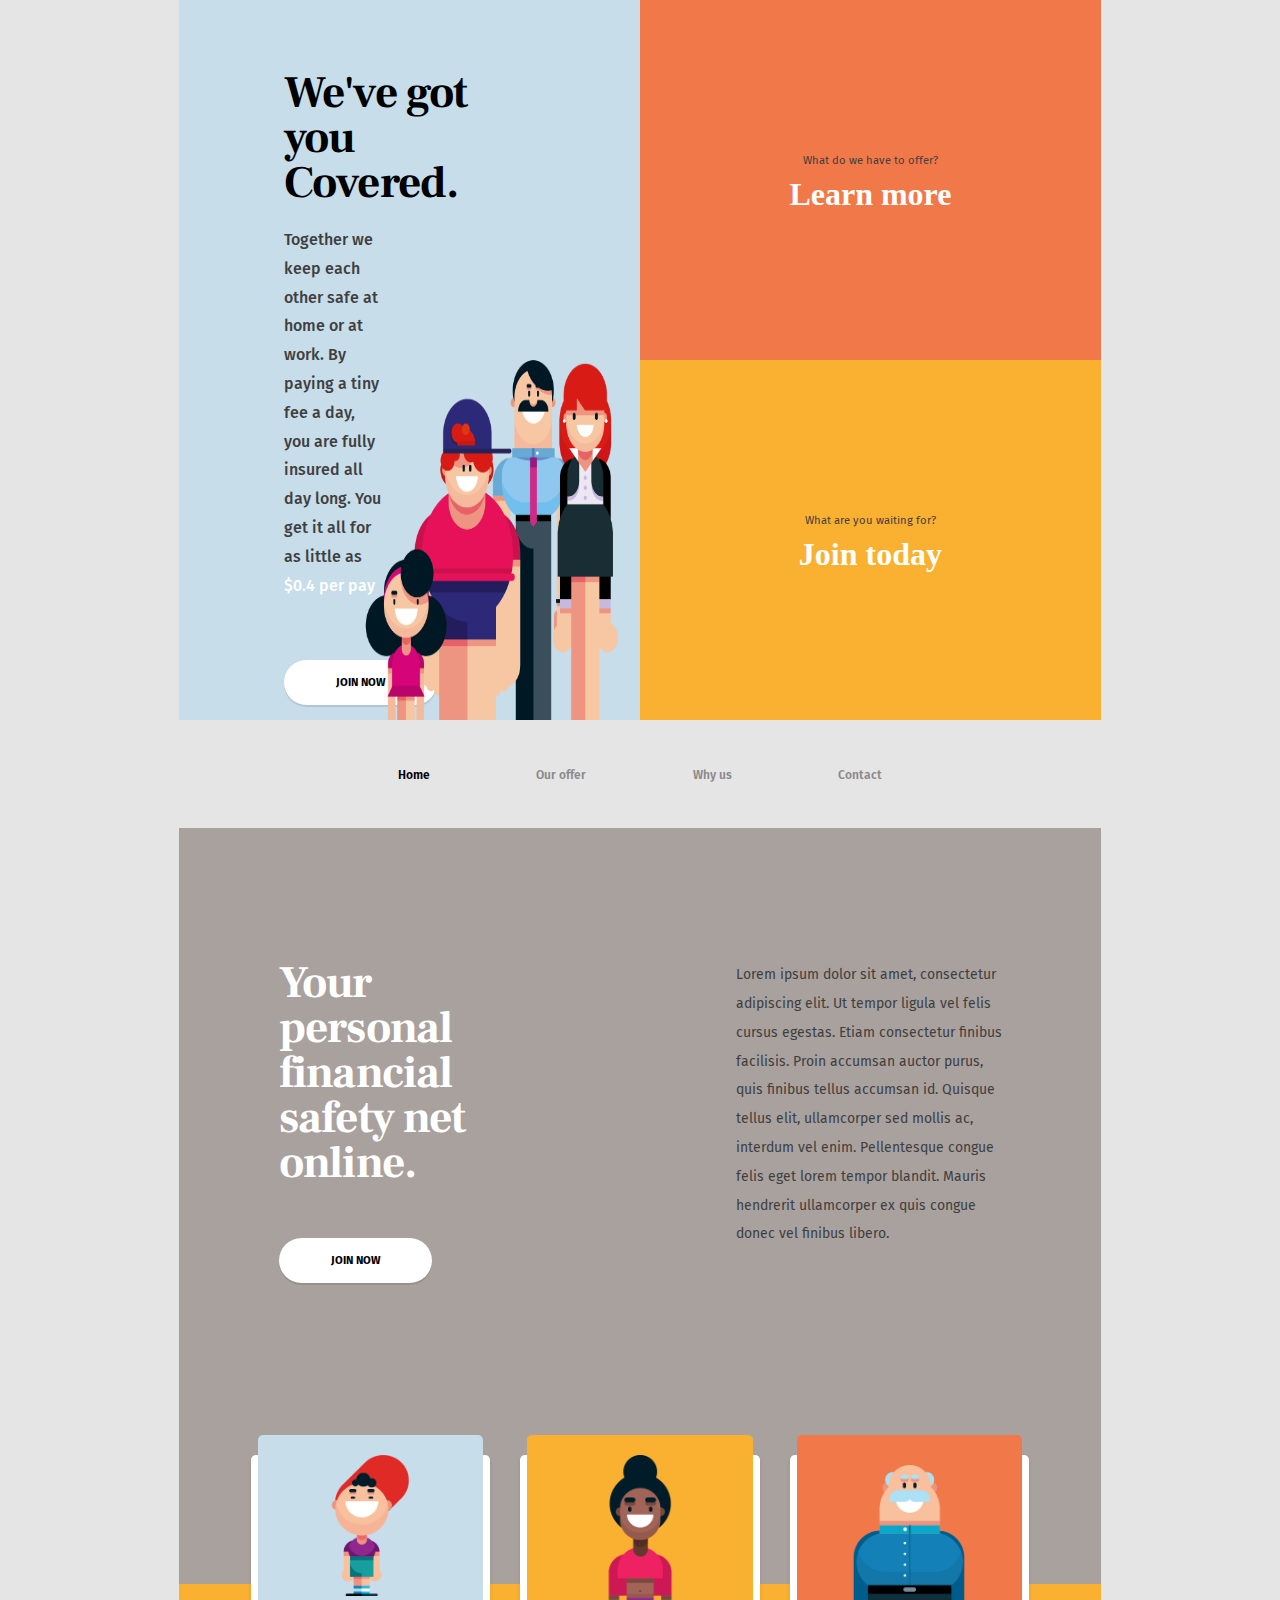
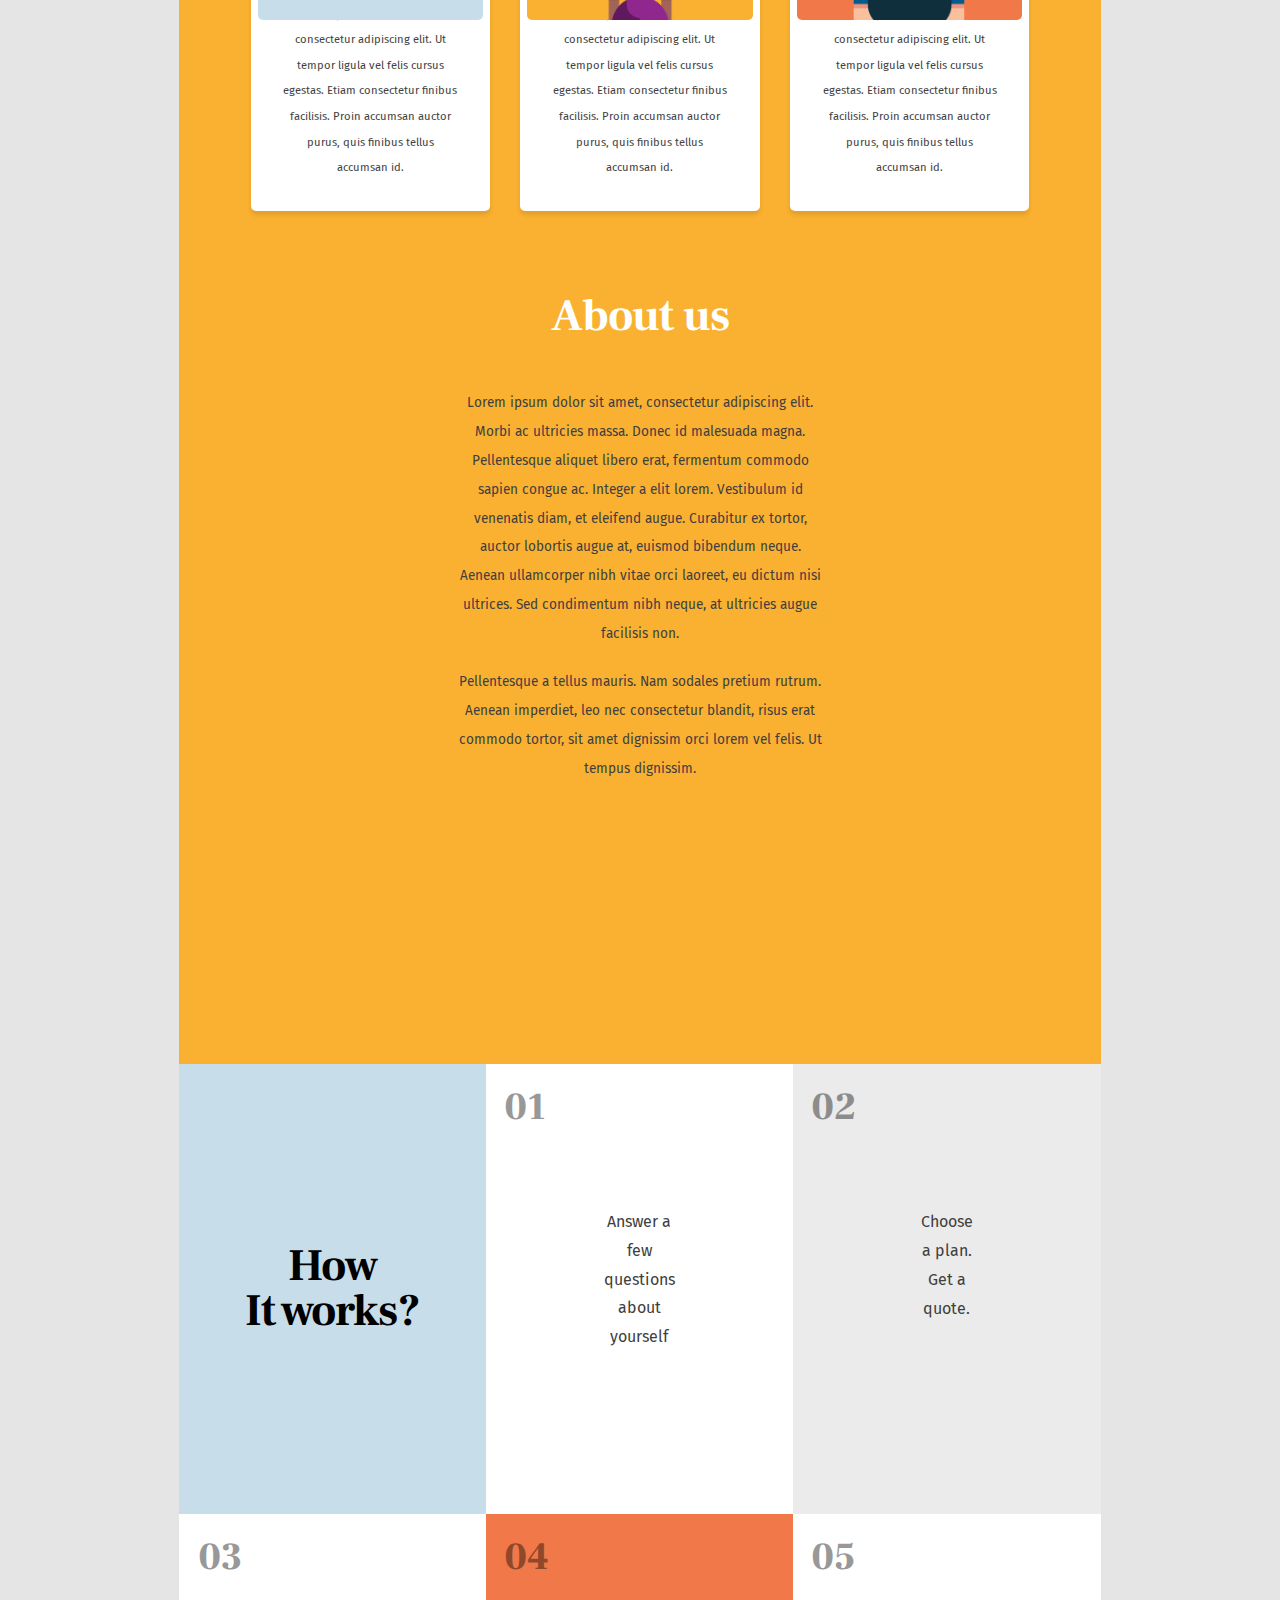
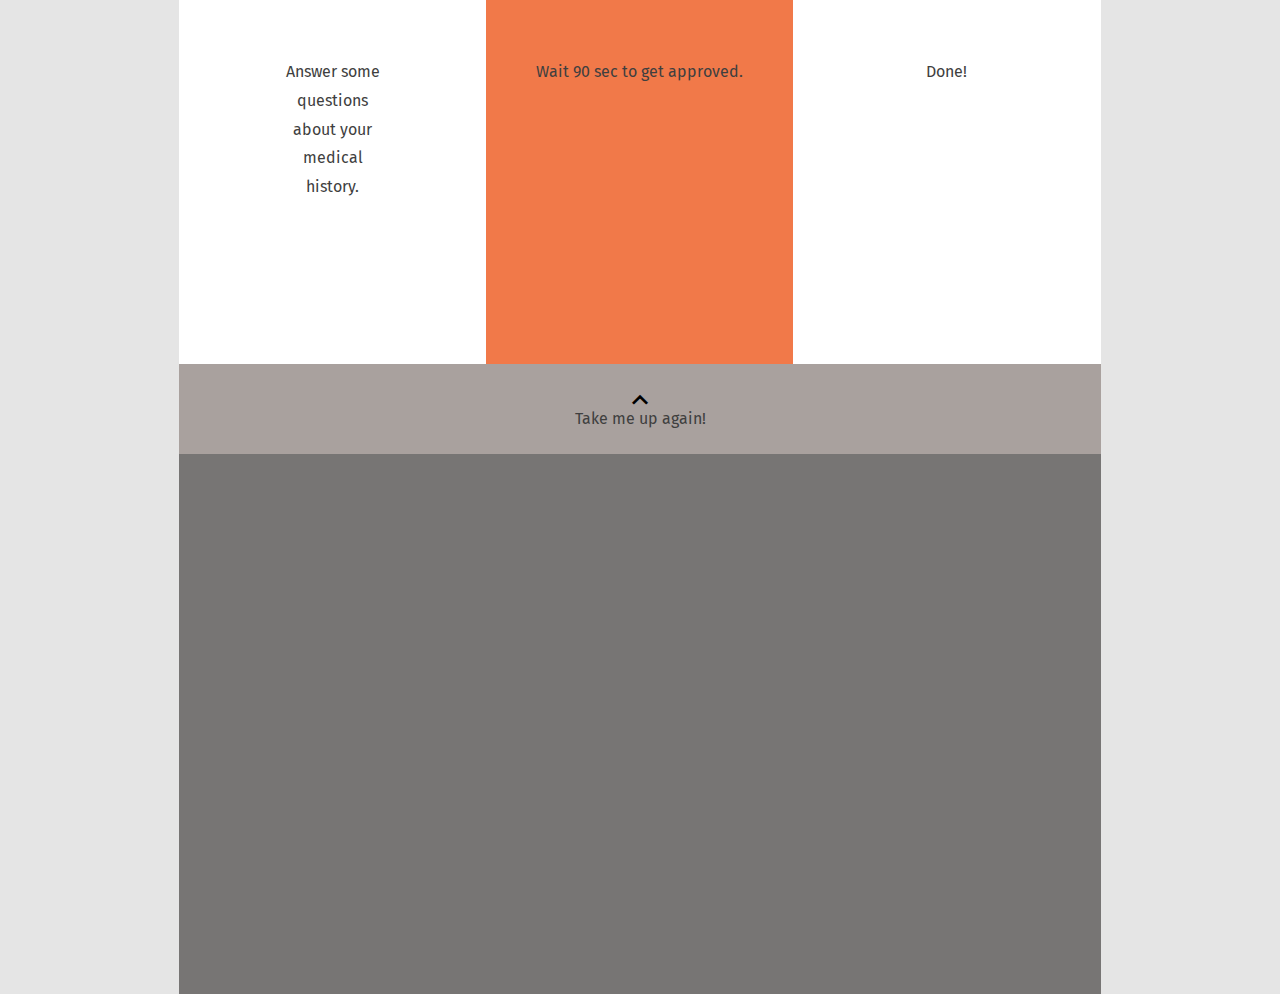
<file: index.html>
<!DOCTYPE html>
<html lang="en">

<head>
    <meta charset="UTF-8">
    <meta name="viewport" content="width=device-width, initial-scale=1.0">
    <meta http-equiv="X-UA-Compatible" content="ie=edge">
    <link rel="stylesheet" href="style.css" rel="stylesheet">
    <link href="https://fonts.googleapis.com/css?family=Fira+Sans:500|Frank+Ruhl+Libre:400,900&display=swap"
        rel="stylesheet">
    <link href="https://fonts.googleapis.com/icon?family=Material+Icons" rel="stylesheet">
    <title>Document</title>
</head>

<body>
    <div class="wrapper">
        <header>
            <section class="left" id="start">
                <h1>We've got you Covered.</h1>
                <p>Together we keep each other safe at home or at work. By paying a tiny fee a day,
                    you are fully insured all day long. You get it all for as little as <span> $0.4 per pay</span>
                </p>
                <button class="cta">join now</button>
                <img src="img/family.png" alt="family">
            </section>
            <section>
                <p class="right_txt">What do we have to offer?</p>
                <h2>Learn more</h2>
            </section>
            <section>
                <p class="right_txt">What are you waiting for?</p>
                <h2>Join today</h2>
            </section>
        </header>
        <nav>
            <ul>
                <li><a href="index.html" class="act">Home</a></li>
                <li><a href="#">Our offer </a></li>
                <li><a href="#">Why us</a></li>
                <li><a href="contact.html">Contact</a></li>
            </ul>
        </nav>
        <main>
            <section class="first">
                <aside>
                    <h1>Your personal financial safety net online.</h1>
                    <button class="cta">join now</button>
                </aside>
                <p>Lorem ipsum dolor sit amet, consectetur adipiscing elit.
                    Ut tempor ligula vel felis cursus egestas. Etiam consectetur finibus facilisis. Proin accumsan
                    auctor purus,
                    quis finibus tellus accumsan id. Quisque tellus elit, ullamcorper sed mollis ac, interdum vel
                    enim. Pellentesque congue
                    felis eget lorem tempor blandit. Mauris hendrerit ullamcorper ex quis congue donec vel finibus
                    libero.
                </p>
                <div class="fot">
                    <section class="people">
                        <div class="people_img child"><img src="img/child.png" alt="child"></div>
                        <h3>Children</h3>
                        <p>Lorem ipsum dolor sit amet, consectetur adipiscing elit. Ut tempor ligula vel felis cursus
                            egestas. Etiam consectetur finibus facilisis. Proin accumsan auctor purus, quis finibus
                            tellus accumsan id.
                        </p>
                    </section>
                    <section class="people">
                        <div class="people_img adult"><img src="img/adult.png" alt="child"></div>
                        <h3>Just right</h3>
                        <p>Lorem ipsum dolor sit amet, consectetur adipiscing elit. Ut tempor ligula vel felis cursus
                            egestas. Etiam consectetur finibus facilisis. Proin accumsan auctor purus, quis finibus
                            tellus accumsan id.
                        </p>
                    </section>
                    <section class="people">
                        <div class="people_img old"><img src="img/old.png" alt="child"></div>
                        <h3>Old fart</h3>
                        <p>Lorem ipsum dolor sit amet, consectetur adipiscing elit. Ut tempor ligula vel felis cursus
                            egestas. Etiam consectetur finibus facilisis. Proin accumsan auctor purus, quis finibus
                            tellus accumsan id.
                        </p>
                    </section>
                </div>
            </section>
            <section class="about">
                <h1>About us</h1>
                <p> Lorem ipsum dolor sit amet, consectetur adipiscing elit. Morbi ac ultricies massa. Donec id
                    malesuada magna. Pellentesque aliquet libero erat, fermentum commodo sapien congue ac. Integer a
                    elit lorem. Vestibulum id venenatis diam, et eleifend augue. Curabitur ex tortor, auctor lobortis
                    augue at, euismod bibendum neque. Aenean ullamcorper nibh vitae orci laoreet, eu dictum nisi
                    ultrices. Sed condimentum nibh neque, at ultricies augue facilisis non.
                </p>
                <p>Pellentesque a tellus mauris. Nam sodales pretium rutrum. Aenean imperdiet, leo nec consectetur
                    blandit, risus erat commodo tortor, sit amet dignissim orci lorem vel felis. Ut tempus dignissim.
                </p>
            </section>
            <section class="second">
                <div>
                    <h1>How</h1>
                    <h1> It works?</h1>
                </div>
                <div>
                    <span>01</span>
                    <p>Answer a few questions about yourself</p>
                </div>
                <div>
                    <span>02</span>
                    <p>Choose a plan. Get a quote.</p>
                </div>
                <div>
                    <span>03</span>
                    <p>Answer some questions about your medical history.</p>
                </div>
                <div>
                    <span>04</span>
                    <p>Wait 90 sec to get approved.</p>
                </div>
                <div>
                    <span>05</span>
                    <p>Done!</p>
                </div>
            </section>
        </main>
        <footer>
            <header>
                <a href="#start" style="color: #000"><i class="material-icons" style="font-size: 2rem;">keyboard_arrow_up</i></a>
                <p>Take me up again!</p>
            </header>
        </footer>
    </div>
</body>

</html>
</file>
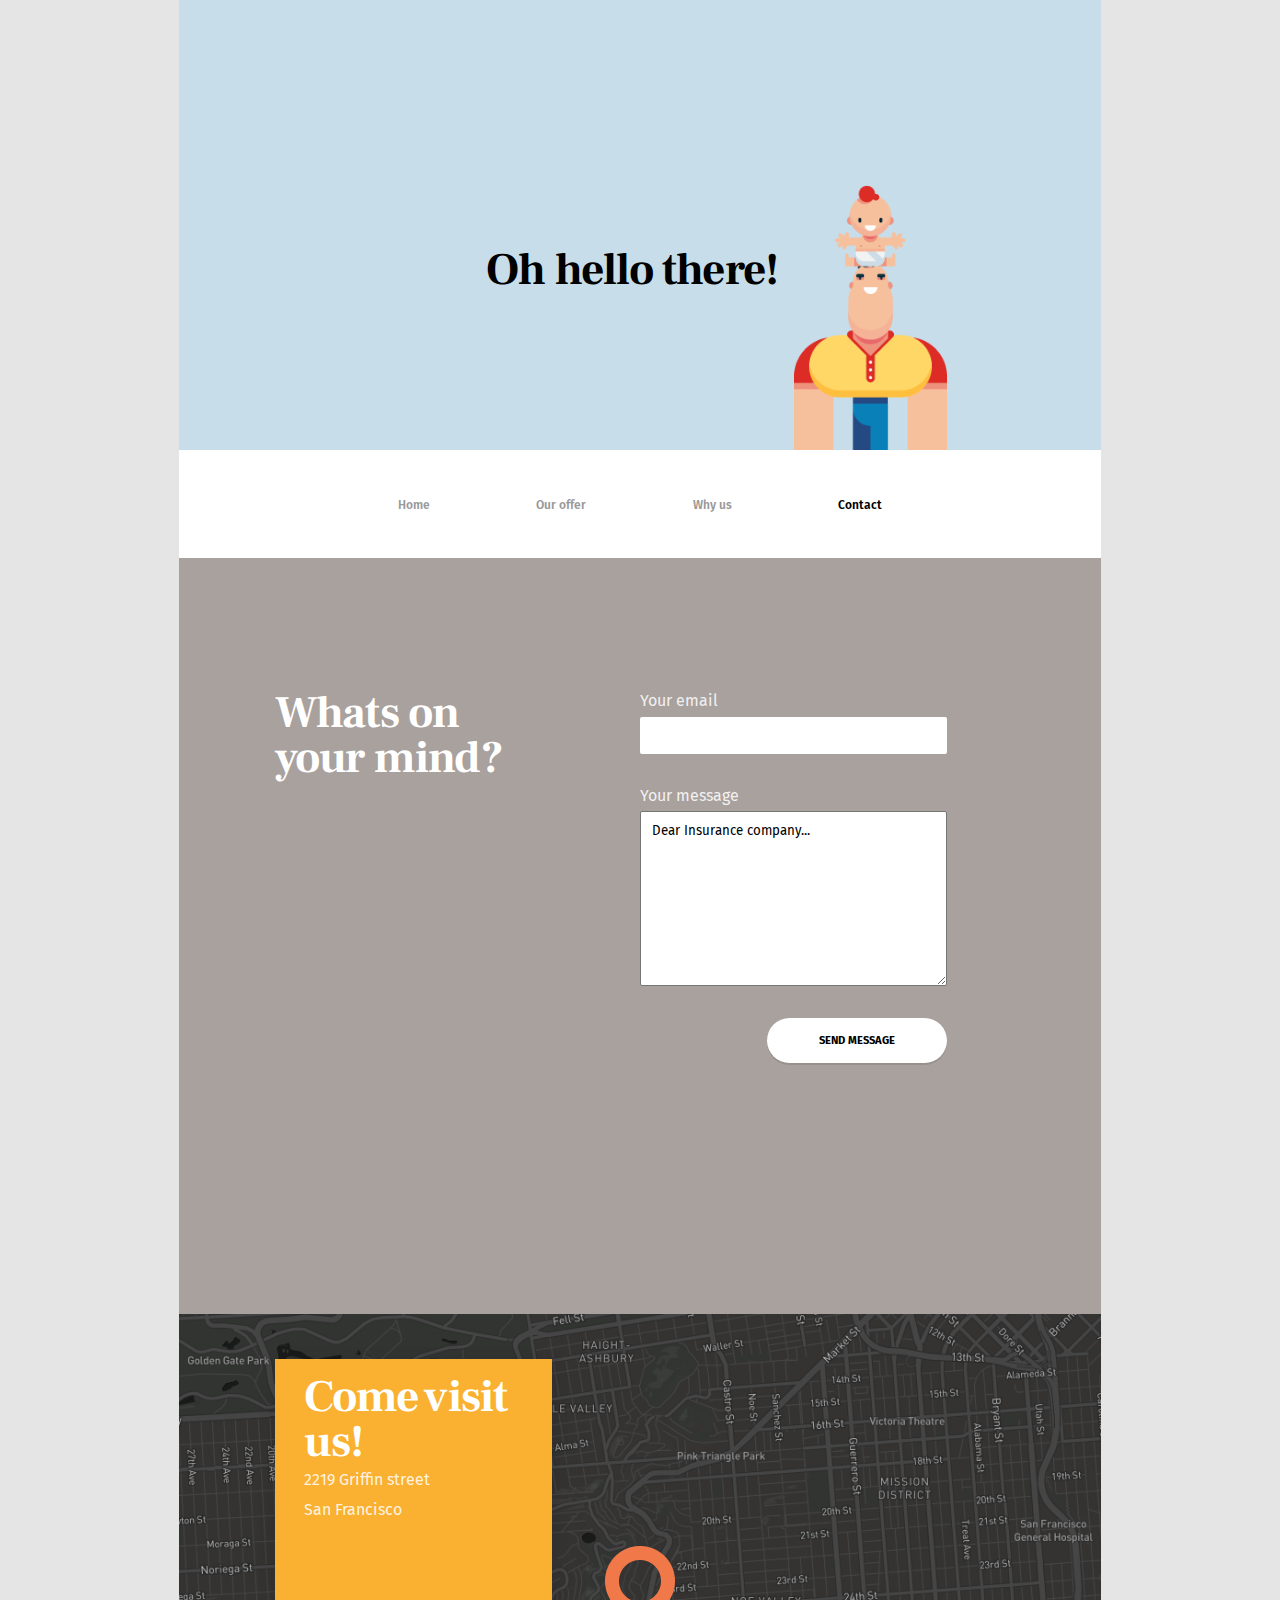
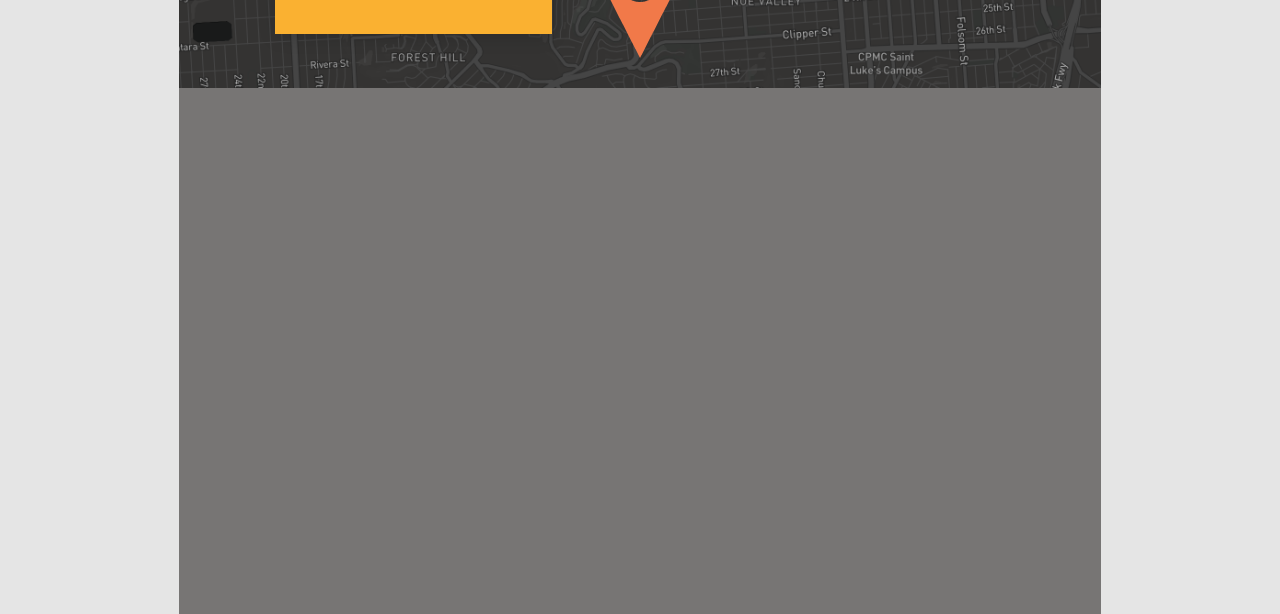
<file: contact.html>
<!DOCTYPE html>
<html lang="en">

<head>
    <meta charset="UTF-8">
    <meta name="viewport" content="width=device-width, initial-scale=1.0">
    <meta http-equiv="X-UA-Compatible" content="ie=edge">
    <link rel="stylesheet" href="style.css" rel="stylesheet">
    <link href="https://fonts.googleapis.com/css?family=Fira+Sans:500|Frank+Ruhl+Libre:400,900&display=swap"
        rel="stylesheet">
    <link href="https://fonts.googleapis.com/icon?family=Material+Icons" rel="stylesheet">
    <title>Document</title>
</head>

<body>
    <div class="wrapper contact">

        <section class="head_contact">
            <h1>Oh hello there!</h1>
            <img class="img" src="img/man-and-child.png" alt="man and child">
        </section>

        <nav>
            <ul>
                <li><a href="index.html">Home</a></li>
                <li><a href="#">Our offer </a></li>
                <li><a href="#">Why us</a></li>
                <li><a href="contact.html" class="act">Contact</a></li>
            </ul>
        </nav>

        <main>
            <section class="first">
                <h1>Whats on your mind?</h1>
                <form action="res.php">
                    <label for="email">Your email</label>
                    <input type="email" name="email">
                    <label for="message">Your message</label>
                    <textarea name="mssg" cols="30" rows="10" placeholder="Dear Insurance company..."></textarea>
                    <button type="submit" class="cta">send message</button>
                </form>
            </section>
        </main>
        <footer>
            <section>
                <h1>Come visit us!</h1>
                <p>2219 Griffin street</p>
                <p>San Francisco</p>
            </section>
            <img src="img/needle.png" alt="">
        </footer>
    </div>
</body>

</html>
</file>
<file: style.css>
* {
    margin: 0px;
    padding: 0px;
    box-sizing: border-box;
    scroll-behavior: smooth;
}


.wrapper {
    padding: 0 14%;
    BACKGROUND: #e5e5e5;
}

h1{
    font-family: Frank Ruhl Libre;
    font-style: normal;
    font-size: 2.8125rem;
    line-height: 100%;
    letter-spacing: -0.02em;
}

p {
    font-family: Fira Sans;
    font-style: normal;
    font-size: 1rem;
    line-height: 1.8rem;
    color: #3f3f3f;
}


header section:nth-child(1) {
    background: #C7DDEA;
    grid-area: 1/ 1/ span 8 / span 3;
    display: flex;
    flex-direction: column;
    align-items: center;
    justify-content: flex-start;
    padding: 4.4375rem 1.0625rem 0rem 6.5625rem;
    position: relative;
}

header section:nth-child(2) {
    background: #F17949;
    grid-row: span 4;
    grid-column: span 3;
    display: flex;
    flex-direction: column;
    justify-content: center;
    align-items: center;
}

header section:nth-child(3) {
    background: #FAB131;
    grid-row: 5/ span 4;
    grid-column: span 3;
    display: flex;
    flex-direction: column;
    justify-content: center;
    align-items: center;
}

.cta {
    padding: 1rem 3.25rem;
    font-size: .7rem;
    background: #fff;
    text-transform: uppercase;
    border: none;
    border-radius: 100px;
    box-shadow: 0px 2px 0px rgba(0, 0, 0, 0.1);
    font-family: Fira Sans;
    font-style: normal;
    font-weight: bold;
    cursor: pointer;
    transition: all .4s ease;
}

/* cta Hover Effect*/

.cta:hover {
    background: #2f2f2f;
    color: #fff;
}

/* Header*/

.wrapper > header {
    min-height: 80vh;
    display: grid;
    grid-template-columns: repeat(6, 1fr);
    grid-template-rows: repeat(8, 1fr);
}

header h1 {
    padding-right: 6.25rem;
}

.left p {
    padding-right: 15rem;
    font-weight: 500;
    margin-top: 1.25rem;
}

header .cta {
    align-self: flex-start;
    margin-top: 3.75rem;
}

header > section img {
    position: absolute;
    width: 60%;
    height: 50%;
    bottom: 0;
    right: 0px;
    padding-right: 1.25rem;
}

header > section p span {
    color: #fff;
}

h2 {
    color: #fff;
    font-size: 2rem;
}

.right_txt {
    font-size: .7rem;
}

/*Navbar*/

nav {
    height: 12vh;
    background: #e5e5e5;
    display: flex;
    justify-content: center;
}

nav > ul {
    width: 64%;
    list-style: none;
    display: flex;
    justify-content: space-around;
    align-items: center;
}

nav > ul > li a {
    text-decoration: none;
    color: #000;
    font-family: Fira sans;
    opacity: .4;
    transition: all .4s ease;
    font-size: .75rem;
    font-weight: 600;
}
nav > ul > li .act {
    opacity: 1;
}

/* Nav Links Hover Effect */

li:hover > a {
    opacity: 1;
}


/*First Section*/

.first {
    height: 84vh;
    display: grid;
    grid-template-columns: repeat(6, 1fr);
    grid-template-rows: repeat(9, 1fr);
    background: #A9A19E;
    position: relative;
    padding-top: 6%;
}

.first > aside {
    grid-column: 1/ span 3;
    grid-row: 2 / span 5;
    display: flex;
    flex-direction: column;
    align-items: flex-start;
    justify-content: flex-start;;
    padding: 0rem 6.25rem;
}

.first > aside .cta {
    margin-top: 20%;
}


.first > p {
    grid-column: 4/ span 3;
    grid-row: 2 / span 5;
    align-self: flex-start;
    padding: 0rem 6rem;
    font-size: 0.875rem;
}

.first h1 {
    color: #fff;
}

.fot {
    display: none;
    position: absolute;
    width: 100%;
    display: flex;
    margin: 0px auto;
    bottom: -30%;
    justify-content: center;
    align-items: center;
}

.fot p {
    font-size: .7rem;
    padding: 0.625rem 1.25rem 1.875rem 1.25rem;
    line-height: 1.6rem;
    text-align: center;
}

.fot h3 {
    padding-top: 1.25rem;
}


.people {
    width: 26%;
    height: 22.25rem;
    background: #fff;
    border-radius: 5px;
    box-shadow: 0px 4px 4px rgba(0, 0, 0, 0.1);
    display: flex;
    flex-direction: column;
    align-items: center;
    justify-content: flex-end;
    margin: 0rem 0.9375rem;
    padding: 0% 1.2%;
    position: relative;
}

.people_img {
    width: 94%;
    height: 52%;
    overflow: hidden;
    padding-top: 1.25rem;
    position: absolute;
    top: -1.25rem;
    border-radius: 5px;
}

.fot img {
    width: 34%;
    margin-left: 50%;
    transform: translate(-50%);
}

.people p {
    font-size: .7rem;
}

.child {
    background: #C7DDEA;
}

.adult {
    background: #FAB131; 
}

.old > img {
    width: 50%;
}

.old {
    padding-top: 1.875rem;
    background: #F17949;
}

/* About Section*/

.about {
    background: #FAB131;
    height: 120vh; 
    display: flex;
    flex-direction: column;
    justify-content: center;
    align-items: center;
    padding: 0% 30%;
    text-align: center;
}

.about h1 {
    color: #fff;
    margin: 3.125rem; 
}

.about p {
    margin-bottom: 1.25rem;
    font-size: .85rem;
}

/* Second Section*/

.second {
    height: 100vh;
    display: grid;
    grid-template-columns: repeat(3, 1fr);
    grid-template-rows: repeat(2, 1fr);
}

.second div {
    display: flex;
    align-items: center;
    flex-direction: column;
    justify-content: flex-start;
    padding: 6%;
    text-align: center;
    
}

.second div p {
    padding: 40% 22% 0% 22%;
    align-self: center;
    margin-top: 18%;

}

.second div span {
    align-self: flex-start;
    color: #000; 
    opacity: .4;
    font-size: 2.4rem;
    font-weight: 900;
    font-family: Frank Ruhl Libre;
}

.second div:nth-child(1) {
    background: #C7DDEA;
    justify-content: center;
    align-items: center;
}

.second div:nth-child(1) h1 {
    padding: 0rem 0.625rem;
}

.second div:nth-child(2) {
    background: #fff;
}

.second div:nth-child(2) p {
    padding: 10% 6rem;
}

.second div:nth-child(3) {
    background: #ebebeb;   
}

.second div:nth-child(3) p {
    padding: 10% 8rem;
}

.second div:nth-child(4) {
    background: #fff;
}

.second div:nth-child(4) p {
    padding: 10% 5rem;
}

.second div:nth-child(5) {
    background: #F17949;   
}

.second div:nth-child(5) p {
    padding: 10% 0.625rem;
}

.second div:nth-child(6) p {
    padding: 10% 0rem;
}

.second div:nth-child(6) {
    background: #fff;
}

/*Footer*/

footer {
    height: 70vh;
    background: #777574;
}

footer > header {
    min-height: 10vh;
    background: #A9A19E;
    display: flex;
    flex-direction: column;
    justify-content: center;
    align-items: center;
}

footer p {
    margin-top: -0.9375rem;
}

/*  Contact Page Elements  */

/* Navbar*/
.contact > nav {
    background: #fff;
}

.head_contact {
    height: 50vh;
    display: grid;
    grid-template-columns: repeat(6, 1fr);
    grid-template-rows: repeat(5, 1fr);
    background: #C7DDEA;
    position: relative;
}

 .head_contact h1 {
     grid-column: 3/ span 2;
     grid-row: 3/ 5;
     align-self: center;
}

 .head_contact img {
     grid-column: 5 / span 3;
     grid-row: span 5;
     align-self: end;
     justify-self: start;
     width: 50%;
    }

 /*First*/

.contact .first > h1 {
    grid-column: 1/ span 3;
    grid-row: 2 / span 2;
    padding: 0rem 6rem;
}

/* Form Element*/

form {
    grid-column: 4/ span 2;
    grid-row: 2 / span 6;
    display: flex;
    flex-direction: column; 
    justify-content: flex-start;
    align-items: flex-start;
}



form input, form textarea {
    width: 100%;
    border-radius: 2px;
}

form input {
    margin-bottom: 2rem;
    border: none;
    padding: .7rem;
}

form textarea {
    margin-bottom: 2rem;
    padding: .7rem;
}

form label {
	font-family: Fira Sans;
    margin-bottom: .4rem;
    color: #fffd;

}

.contact form .cta {
    align-self: flex-end;
}


textarea::-webkit-input-placeholder {
    color: #000;
    font-family: Fira sans;
    }
textarea:-moz-placeholder { /* Firefox 18- */
    color: #000;
    font-family: Fira sans; 
}

textarea::-moz-placeholder {  /* Firefox 19+ */
    color: #000;
    font-family: Fira sans; 
}

textarea:-ms-input-placeholder {
    color: #000;
    font-family: Fira sans;
}

/*Contact Footer*/


.contact footer {
    height: 100vh;
    background: #777574 url('img/map-contact.png') no-repeat;
    background-size: 100% auto; 
    position: relative; padding-left:6rem; padding-right:6rem; padding-top:2.8rem; padding-bottom:2.8rem
}

.contact footer section {
    width: 38%;
    height: 34%;
    background: #fab131;
    box-shadow: 0px 4px 16px #0002;
    display: flex; 
    flex-direction: column;
    justify-content: flex-start;
    align-items: flex-start;
    padding: 1rem 1.8rem;
    color: #fff;
}

.contact footer p {
    color: #fffd;
    margin: .05rem 0px;
}


.contact footer img {
    position: absolute;
    top: 32%;
    left: 50%;
    transform: translate(-50%, -50%);
}
</file>
